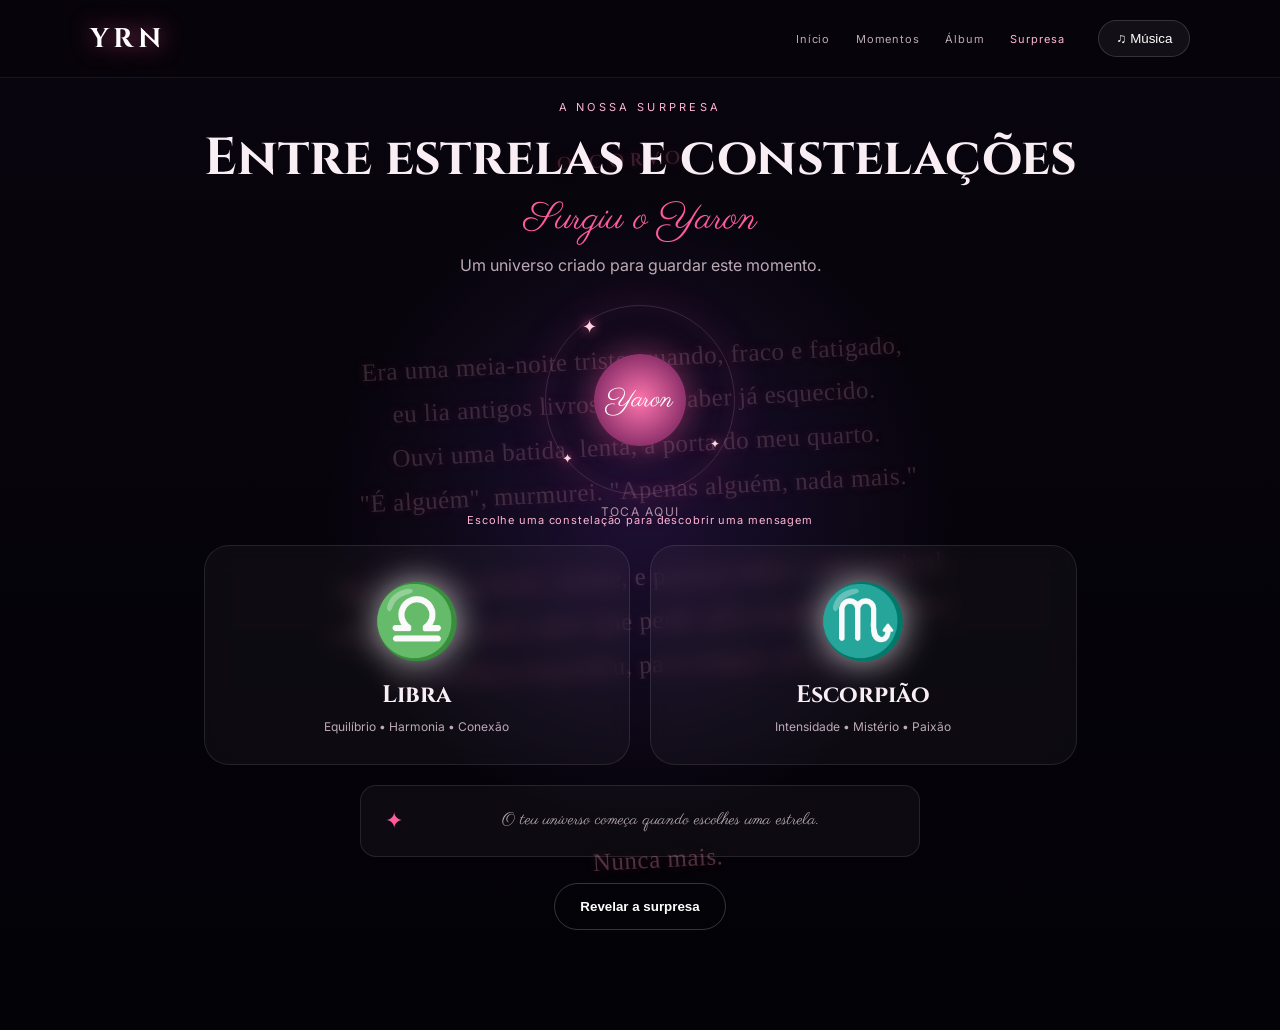
<file: cosmos.html>
<!DOCTYPE html>
<html lang="pt">
<head>
  <meta charset="UTF-8">
  <meta name="viewport" content="width=device-width, initial-scale=1.0">
  <title>Surpresa — YRN</title>
  <link rel="preconnect" href="https://fonts.googleapis.com">
  <link rel="preconnect" href="https://fonts.gstatic.com" crossorigin>
  <link href="https://fonts.googleapis.com/css2?family=Cinzel:wght@500;600;700&family=Inter:wght@400;500;600&family=Parisienne&display=swap" rel="stylesheet">
  <link rel="stylesheet" href="style.css">
</head>
<body class="cosmos-page">
  <div class="stars"></div><div class="hearts"></div>
  <header class="topbar">
    <div class="logo">YRN</div>
    <nav class="site-nav" aria-label="Navegação principal">
      <a href="index.html">Início</a><a href="momentos.html">Momentos</a><a href="album.html">Álbum</a><a href="cosmos.html" aria-current="page">Surpresa</a>
    </nav>
    <button id="musicBtn" class="music-btn">♫ <span>Música</span></button>
  </header>
  <main>
    <section class="cosmos standalone-cosmos" id="cosmos">
      <div class="cosmos-bg"></div>
      <div class="raven-poem" aria-hidden="true"><span>O CORVO</span>Era uma meia-noite triste, quando, fraco e fatigado,<br>eu lia antigos livros de um saber já esquecido.<br>Ouvi uma batida, lenta, à porta do meu quarto.<br>"É alguém", murmurei. "Apenas alguém, nada mais."<br><br>Mas o corvo entrou, solene, e pousou sobre o meu umbral.<br>Perguntei-lhe pelo amor que perdi, pela esperança distante.<br>E a sombra respondeu, para sempre, no silêncio:<br><strong>Nunca mais.</strong></div>
      <div class="cosmos-content"><p class="eyebrow">A NOSSA SURPRESA</p><h1 class="cosmos-title">Entre estrelas e constelações</h1><p class="cosmos-subtitle">Surgiu o Yaron</p><p>Um universo criado para guardar este momento.</p>
        <a class="cosmos-orbit" href="criar.html" aria-label="Tocar no núcleo Yaron e criar uma surpresa"><span class="orbit-star star-one">✦</span><span class="orbit-star star-two">✦</span><span class="orbit-star star-three">✦</span><span class="orbit-name">Yaron</span><span class="touch-pulse">toca aqui</span></a>
        <p class="reveal-hint">Escolhe uma constelação para descobrir uma mensagem</p>
        <div class="constellations"><button class="constellation-card" type="button" data-message="No equilíbrio dos teus dias, existe uma beleza que faz tudo parecer no lugar certo."><div class="constellation-art libra">♎</div><h3>Libra</h3><span>Equilíbrio • Harmonia • Conexão</span></button><button class="constellation-card" type="button" data-message="Na intensidade do teu coração existe uma força rara: a de tornar cada momento inesquecível."><div class="constellation-art scorpio">♏</div><h3>Escorpião</h3><span>Intensidade • Mistério • Paixão</span></button></div>
        <div class="constellation-message" id="constellationMessage" aria-live="polite"><span>✦</span><p>O teu universo começa quando escolhes uma estrela.</p></div>
        <button id="birthdayBtn" class="secondary-btn">Revelar a surpresa</button>
      </div>
    </section>
  </main>
  <div id="birthdayModal" class="modal"><div class="modal-card birthday-card"><button class="close" data-close>×</button><div class="heart">♥</div><p class="eyebrow">HOJE É O SEU DIA</p><h2>Feliz aniversário para o Yaron!</h2><p>Que o seu novo ciclo seja cheio de luz, amor, sonhos realizados e momentos que valham a pena guardar.</p><div class="big-date">03.10.2026</div><button id="whatsappBtn" class="whatsapp-btn" type="button">Enviar pelo WhatsApp</button><button class="primary-btn" data-close>Continuar a celebrar</button></div></div>
  <audio id="music" src="musica/musica.mp3" loop preload="none"></audio>
  <script src="app.js"></script>
</body>
</html>
</file>
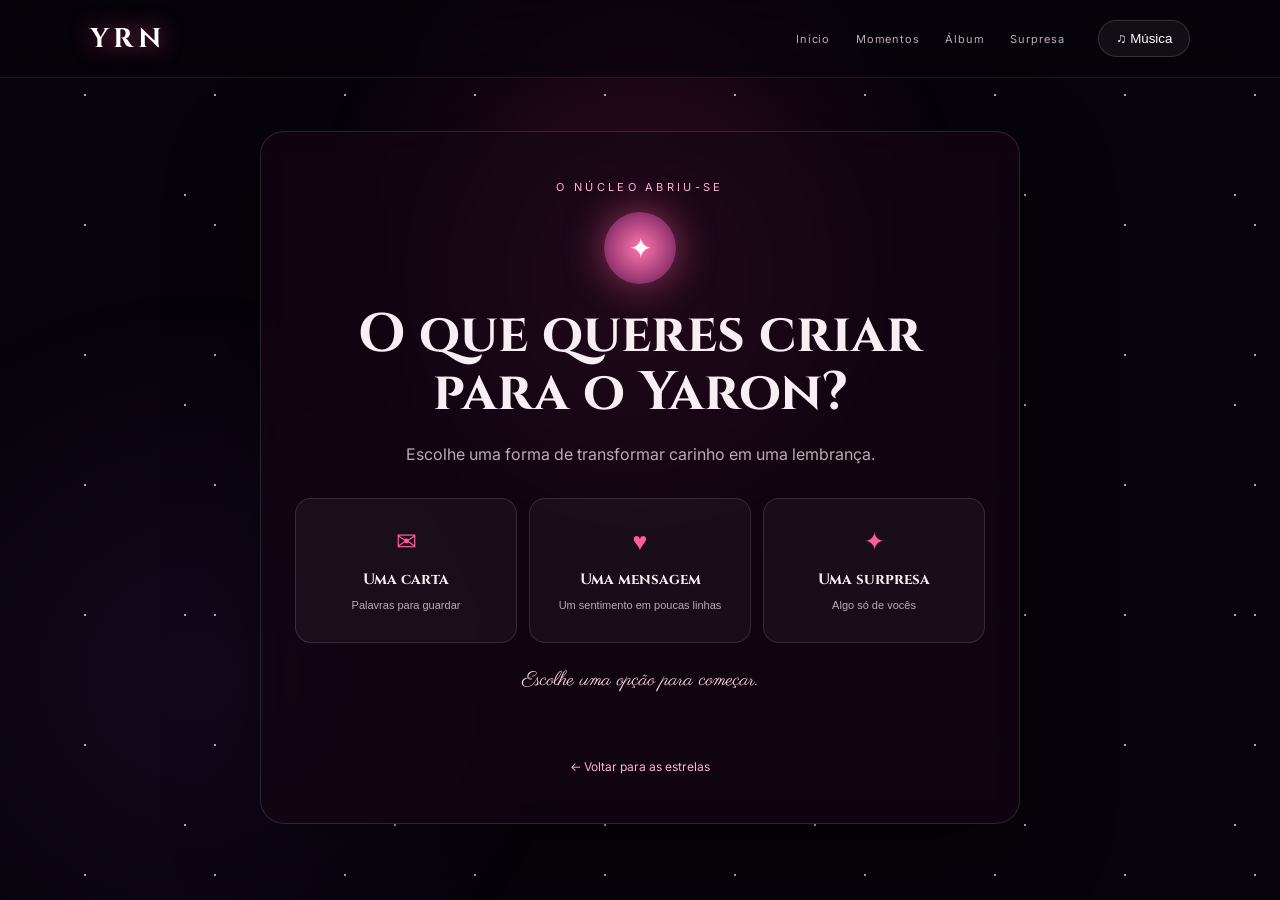
<file: criar.html>
<!DOCTYPE html>
<html lang="pt">
<head>
  <meta charset="UTF-8">
  <meta name="viewport" content="width=device-width, initial-scale=1.0">
  <title>Criar — YRN</title>
  <link rel="preconnect" href="https://fonts.googleapis.com">
  <link rel="preconnect" href="https://fonts.gstatic.com" crossorigin>
  <link href="https://fonts.googleapis.com/css2?family=Cinzel:wght@500;600;700&family=Inter:wght@400;500;600&family=Parisienne&display=swap" rel="stylesheet">
  <link rel="stylesheet" href="style.css">
</head>
<body class="create-page">
  <div class="stars"></div><div class="hearts"></div>
  <header class="topbar">
    <div class="logo">YRN</div>
    <nav class="site-nav" aria-label="Navegação principal">
      <a href="index.html">Início</a><a href="momentos.html">Momentos</a><a href="album.html">Álbum</a><a href="cosmos.html">Surpresa</a>
    </nav>
    <button id="musicBtn" class="music-btn">♫ <span>Música</span></button>
  </header>
  <main class="create-main">
    <section class="create-panel" aria-labelledby="create-title">
      <p class="eyebrow">O NÚCLEO ABRIU-SE</p>
      <div class="create-orb" aria-hidden="true">✦</div>
      <h1 id="create-title">O que queres criar para o Yaron?</h1>
      <p class="create-intro">Escolhe uma forma de transformar carinho em uma lembrança.</p>
      <div class="creation-options">
        <button class="creation-option" type="button" data-kind="letter"><span>✉</span><strong>Uma carta</strong><small>Palavras para guardar</small></button>
        <button class="creation-option" type="button" data-kind="message"><span>♥</span><strong>Uma mensagem</strong><small>Um sentimento em poucas linhas</small></button>
        <button class="creation-option" type="button" data-kind="memory"><span>✦</span><strong>Uma surpresa</strong><small>Algo só de vocês</small></button>
      </div>
      <div class="creation-result" id="creationResult" aria-live="polite"><p>Escolhe uma opção para começar.</p></div>
      <div class="creation-followup" id="creationFollowup" hidden><p class="followup-title" id="followupTitle"></p><div class="followup-options" id="followupOptions"></div></div>
      <a class="back-link" href="cosmos.html">← Voltar para as estrelas</a>
    </section>
  </main>
  <audio id="music" src="musica/musica.mp3" loop preload="none"></audio>
  <script src="app.js"></script>
  <script>
    const followups = {
      letter: { title: 'Como queres preparar a carta?', options: [['✉', 'Enviar uma carta aleatória', 'Uma mensagem escolhida para surpreender.'], ['✎', 'Escrever uma carta', 'Coloca as tuas próprias palavras.']] },
      message: { title: 'Como queres enviar a mensagem?', options: [['✎', 'Escrever uma mensagem', 'Diz exatamente o que sentes.'], ['♥', 'Enviar uma mensagem aleatória', 'Deixa o coração escolher por ti.']] },
      memory: { title: 'Que lembrança querem compartilhar juntos?', options: [['▣', 'Uma foto', 'Guarda um instante especial.'], ['▶', 'Um vídeo', 'Revive uma memória em movimento.']] }
    };
    const followup = document.querySelector('#creationFollowup');
    const followupTitle = document.querySelector('#followupTitle');
    const followupOptions = document.querySelector('#followupOptions');
    const result = document.querySelector('#creationResult p');
    const whatsappNumber = '258860184449';
    const randomLetters = [
      'Yaron, hoje celebro a pessoa incrível que és. Que este novo ciclo traga luz, sonhos realizados e muitos motivos para sorrir. Feliz aniversário! Com carinho, sempre.',
      'Meu querido Yaron, entre tantos caminhos, a vida ficou mais bonita por ter cruzado contigo. Que nunca te falte amor, coragem e felicidade. Feliz aniversário!',
      'Yaron, esta carta leva um abraço, um desejo bonito e a certeza de que mereces tudo o que há de melhor. Que o teu dia seja tão especial quanto tu és.',
      'Feliz aniversário, Yaron! Que cada estrela te lembre dos teus sonhos e que cada novo dia te aproxime da vida que desejas. Estou feliz por celebrar-te.'
    ];
    const randomMessages = [
      'Feliz aniversário, Yaron! Que o teu novo ciclo seja cheio de luz, amor e momentos inesquecíveis.',
      'Yaron, és uma pessoa muito especial. Que hoje recebas todo o carinho que mereces!',
      'Que a felicidade te encontre em cada detalhe. Feliz aniversário, Yaron!'
    ];

    function sendToWhatsApp(choice) {
      let message;
      if(choice === 'Enviar uma carta aleatória') {
        message = randomLetters[Math.floor(Math.random() * randomLetters.length)];
      } else if(choice === 'Enviar uma mensagem aleatória') {
        message = randomMessages[Math.floor(Math.random() * randomMessages.length)];
      } else if(choice === 'Escrever uma carta') {
        message = 'Olá, Yaron! Quero escrever uma carta especial para ti. Podemos começar por aqui?';
      } else if(choice === 'Escrever uma mensagem') {
        message = 'Olá, Yaron! Quero escrever uma mensagem de carinho para ti.';
      } else if(choice === 'Uma foto') {
        message = 'Olá, Yaron! Quero compartilhar uma foto de uma lembrança especial nossa.';
      } else {
        message = 'Olá, Yaron! Quero compartilhar um vídeo de uma lembrança especial nossa.';
      }
      window.location.href = `https://wa.me/${whatsappNumber}?text=${encodeURIComponent(message)}`;
    }

    document.querySelectorAll('[data-kind]').forEach(option => {
      option.addEventListener('click', () => {
        document.querySelectorAll('[data-kind]').forEach(item => item.classList.remove('chosen'));
        option.classList.add('chosen');
        const selected = followups[option.dataset.kind];
        followupTitle.textContent = selected.title;
        followupOptions.innerHTML = selected.options.map(([icon, title, description]) => `<button class="followup-option" type="button"><span>${icon}</span><strong>${title}</strong><small>${description}</small></button>`).join('');
        followup.hidden = false;
        result.textContent = 'Agora escolhe como queres continuar.';
        followupOptions.querySelectorAll('button').forEach(choice => choice.addEventListener('click', () => {
          followupOptions.querySelectorAll('button').forEach(item => item.classList.remove('chosen'));
          choice.classList.add('chosen');
          const choiceTitle = choice.querySelector('strong').textContent;
          result.textContent = `${choiceTitle} selecionado. A abrir o WhatsApp...`;
          sendToWhatsApp(choiceTitle);
        }));
      });
    });
  </script>
</body>
</html>
</file>
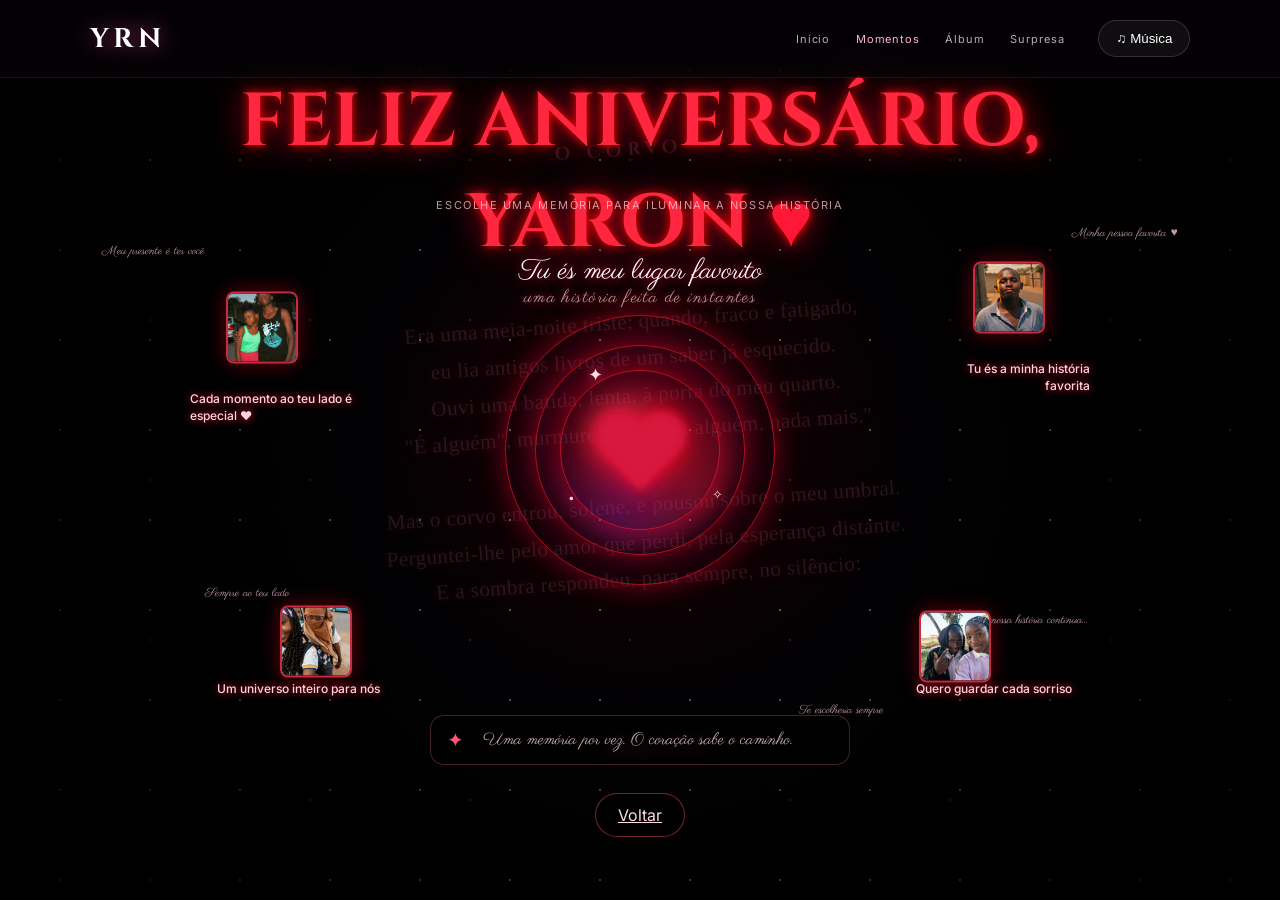
<file: momentos.html>
<!DOCTYPE html>
<html lang="pt">
<head>
  <meta charset="UTF-8">
  <meta name="viewport" content="width=device-width, initial-scale=1.0">
  <title>Momentos — YRN</title>
  <link rel="preconnect" href="https://fonts.googleapis.com">
  <link rel="preconnect" href="https://fonts.gstatic.com" crossorigin>
  <link href="https://fonts.googleapis.com/css2?family=Cinzel:wght@500;600;700&family=Inter:wght@400;500;600&family=Parisienne&display=swap" rel="stylesheet">
  <link rel="stylesheet" href="style.css">
</head>
<body class="moments-page">
  <div class="stars"></div>
  <header class="topbar">
    <div class="logo">YRN</div>
    <nav class="site-nav" aria-label="Navegação principal">
      <a href="index.html">Início</a><a href="momentos.html" aria-current="page">Momentos</a><a href="album.html">Álbum</a><a href="cosmos.html">Surpresa</a>
    </nav>
    <button id="musicBtn" class="music-btn">♫ <span>Música</span></button>
  </header>
  <main>
    <section class="moments active" id="moments">
      <div class="moments-stage">
        <div class="moments-vignette"></div>
        <div class="raven-poem moments-poem" aria-hidden="true"><span>O CORVO</span>Era uma meia-noite triste, quando, fraco e fatigado,<br>eu lia antigos livros de um saber já esquecido.<br>Ouvi uma batida, lenta, à porta do meu quarto.<br>"É alguém", murmurei. "Apenas alguém, nada mais."<br><br>Mas o corvo entrou, solene, e pousou sobre o meu umbral.<br>Perguntei-lhe pelo amor que perdi, pela esperança distante.<br>E a sombra respondeu, para sempre, no silêncio:<br><strong>Nunca mais.</strong></div>
        <div class="moment-title">FELIZ ANIVERSÁRIO, YARON <span>♥</span><small>uma história feita de instantes</small></div>
        <div class="moment-heart cosmic-heart" aria-label="Formação cósmica do coração"><span class="cosmic-cloud cloud-a"></span><span class="cosmic-cloud cloud-b"></span><span class="cosmic-star cosmic-star-a">✦</span><span class="cosmic-star cosmic-star-b">✧</span><span class="cosmic-star cosmic-star-c">·</span><div class="heart-core">♥</div><div class="heart-ring ring-a"></div><div class="heart-ring ring-b"></div><div class="heart-ring ring-c"></div></div>
        <p class="moments-instruction">Escolhe uma memória para iluminar a nossa história</p>
        <div class="orbit orbit-1" data-note="Cada momento ao teu lado é especial. É assim que a nossa história ganha luz."><div class="moment-photo"><img src="fotos/Ftt/1.jpeg" alt="Memória 1"></div><p>Cada momento ao teu lado é especial ♥</p></div>
        <div class="orbit orbit-2" data-note="Tu és a minha história favorita, daquelas que eu escolheria viver outra vez."><div class="moment-photo"><img src="fotos/Ftt/2.jpeg" alt="Memória 2"></div><p>Tu és a minha história favorita</p></div>
        <div class="orbit orbit-3" data-note="Há um universo inteiro guardado nos nossos pequenos momentos."><div class="moment-photo"><img src="fotos/Ftt/3.jpeg" alt="Memória 3"></div><p>Um universo inteiro para nós</p></div>
        <div class="orbit orbit-4" data-note="Quero guardar cada sorriso teu como quem guarda uma estrela."><div class="moment-photo"><img src="fotos/Ftt/4.jpeg" alt="Memória 4"></div><p>Quero guardar cada sorriso</p></div>
        <div class="moment-note" id="momentNote" aria-live="polite"><span>✦</span><p>Uma memória por vez. O coração sabe o caminho.</p></div>
        <div class="floating-message m1">Meu presente é ter você</div><div class="floating-message m2">Minha pessoa favorita ♥</div><div class="floating-message m3">Sempre ao teu lado</div><div class="floating-message m4">A nossa história continua...</div><div class="floating-message m5">Tu és meu lugar favorito</div><div class="floating-message m6">Te escolheria sempre</div>
        <a href="index.html" class="moments-close">Voltar</a>
      </div>
    </section>
  </main>
  <div class="hearts"></div>
  <audio id="music" src="musica/musica.mp3" loop preload="none"></audio>
  <script src="app.js"></script>
</body>
</html>
</file>
<file: style.css>
*{box-sizing:border-box;margin:0;padding:0}
img{max-width:100%}
:root{--bg:#07030a;--pink:#ff5c9d;--soft:#ffb4d2;--gold:#e8c98d;--text:#f9eef4;--muted:#bcaab5}
html{scroll-behavior:smooth;overflow-x:clip}
body{background:var(--bg);color:var(--text);font-family:Inter,Arial,sans-serif;overflow-x:hidden;min-width:320px}
body:before{content:"";position:fixed;inset:0;pointer-events:none;background:radial-gradient(circle at 50% 25%,rgba(153,36,102,.22),transparent 35%),radial-gradient(circle at 15% 75%,rgba(94,42,140,.15),transparent 30%);z-index:-3}
.stars{position:fixed;inset:0;z-index:-2;opacity:.65;background-image:radial-gradient(#fff 1px,transparent 1px),radial-gradient(#fff 1px,transparent 1px);background-size:130px 130px,210px 210px;background-position:20px 30px,80px 90px}
.hearts{position:fixed;inset:0;pointer-events:none;z-index:5;overflow:hidden}
.heart-particle{position:absolute;bottom:-30px;font-size:14px;opacity:0;animation:floatHeart linear forwards}
@keyframes floatHeart{0%{transform:translateY(0) scale(.6) rotate(0);opacity:0}15%{opacity:.55}100%{transform:translateY(-110vh) scale(1.2) rotate(30deg);opacity:0}}
.topbar{position:fixed;top:0;left:0;right:0;height:78px;padding:0 7%;display:flex;align-items:center;justify-content:space-between;border-bottom:1px solid rgba(255,255,255,.08);background:rgba(7,3,10,.48);backdrop-filter:blur(18px);z-index:20}
.logo{font:700 27px Cinzel,serif;letter-spacing:.18em;color:#fff;text-shadow:0 0 22px rgba(255,92,157,.7)}
.site-nav{display:flex;align-items:center;gap:clamp(10px,2vw,26px);margin-left:auto;margin-right:clamp(12px,3vw,34px)}
.site-nav a{color:var(--muted);font-size:11px;letter-spacing:.08em;text-decoration:none;transition:color .25s ease}
.site-nav a:hover,.site-nav a[aria-current="page"]{color:var(--soft)}
.music-btn{border:1px solid rgba(255,255,255,.15);background:rgba(255,255,255,.05);color:#fff;border-radius:30px;padding:10px 17px;cursor:pointer}
.hero{min-height:100svh;display:grid;place-items:center;text-align:center;padding:130px 20px 80px;position:relative;overflow:hidden}
.hero-glow{position:absolute;width:min(520px,80vw);height:min(520px,80vw);border-radius:50%;background:rgba(255,50,130,.13);filter:blur(80px);animation:pulse 5s ease-in-out infinite}
@keyframes pulse{50%{transform:scale(1.12);opacity:.75}}
.hero-content{position:relative;max-width:850px}
.eyebrow{font-size:11px;letter-spacing:.3em;color:var(--soft);margin-bottom:18px}
h1,h2,h3{font-family:Cinzel,serif}
h1{font-size:clamp(44px,8vw,88px);line-height:1.02}
h1 span{font-family:Parisienne,cursive;color:var(--pink);font-weight:400}
.intro{max-width:550px;margin:24px auto;color:var(--muted);line-height:1.8}
.countdown{display:flex;justify-content:center;gap:12px;margin:35px auto 20px;flex-wrap:wrap}
.countdown div{width:105px;padding:17px 10px;border:1px solid rgba(255,255,255,.1);background:rgba(255,255,255,.045);border-radius:18px;box-shadow:inset 0 1px rgba(255,255,255,.06)}
.countdown strong{display:block;font:600 30px Cinzel,serif}.countdown small{font-size:9px;color:var(--muted);letter-spacing:.16em}
.date{font-size:11px;letter-spacing:.32em;color:var(--gold);margin:18px 0 28px}
.primary-btn,.secondary-btn{border:0;cursor:pointer;border-radius:999px;padding:15px 25px;font-weight:600;transition:.3s}
.primary-btn{background:linear-gradient(110deg,#ff4f95,#c54de5);color:white;box-shadow:0 12px 35px rgba(255,55,140,.2)}
.primary-btn:hover,.secondary-btn:hover{transform:translateY(-3px)}
.primary-btn span{margin-left:15px}
.love-section{padding:110px 7%;max-width:1200px;margin:auto}
.section-heading{text-align:center;margin-bottom:45px}.section-heading h2{font-size:clamp(30px,5vw,52px);margin-bottom:14px}.section-heading>p:last-child{color:var(--muted)}
.gallery{display:grid;grid-template-columns:repeat(4,1fr);gap:15px;align-items:stretch}
.photo-card{height:280px;border-radius:22px;overflow:hidden;background:rgba(255,255,255,.04);border:1px solid rgba(255,255,255,.08)}
.photo-card.tall{height:350px}.photo-card.wide{grid-column:span 2}
.photo-card img{width:100%;height:100%;object-fit:cover;display:block;transition:.6s}.photo-card:hover img{transform:scale(1.06)}
.message-card{max-width:760px;margin:55px auto 0;padding:45px;border:1px solid rgba(255,255,255,.09);border-radius:28px;background:rgba(255,255,255,.04);text-align:center;position:relative}
.quote{font:70px Georgia;color:var(--pink);line-height:.5}.message-card p{font:20px/1.8 Parisienne,cursive;color:#f6d9e5}.signature{display:block;margin-top:20px;color:var(--gold);letter-spacing:.25em}
.cosmos{min-height:100svh;position:relative;display:grid;place-items:center;text-align:center;padding:100px 7%;overflow:hidden}
.cosmos-bg{position:absolute;inset:0;background:radial-gradient(circle at 50% 50%,rgba(103,55,178,.24),transparent 38%),linear-gradient(180deg,#09050e,#030207)}
.raven-poem{position:absolute;inset:0;display:grid;place-items:center;padding:8vh 8vw;color:rgba(255,220,232,.16);font:clamp(14px,2vw,25px)/1.75 Georgia,serif;letter-spacing:.02em;text-align:center;pointer-events:none;user-select:none;transform:rotate(-3deg);text-shadow:0 0 12px rgba(255,80,130,.18)}
.raven-poem span{display:block;margin-bottom:12px;color:rgba(255,125,165,.2);font:600 clamp(12px,1.5vw,18px) Cinzel,serif;letter-spacing:.3em}
.raven-poem strong{color:rgba(255,170,195,.28);font-weight:400}
.moments-poem{z-index:1;color:rgba(255,210,225,.11);font-size:clamp(12px,1.7vw,21px);transform:rotate(-4deg)}
.cosmos-content{position:relative;max-width:900px}.cosmos h2{font-size:clamp(32px,6vw,60px);margin-bottom:15px}.cosmos-content>p:not(.eyebrow){color:var(--muted)}
.cosmos-title{font-size:clamp(30px,5vw,52px);margin-bottom:8px}
.cosmos-subtitle{color:var(--pink)!important;font:400 clamp(24px,4vw,38px) Parisienne,cursive;margin-bottom:10px}
.cosmos-orbit{width:190px;height:190px;margin:30px auto 18px;border:1px solid rgba(255,180,210,.18);border-radius:50%;position:relative;display:grid;place-items:center;text-decoration:none;box-shadow:0 0 45px rgba(255,76,155,.11),inset 0 0 35px rgba(255,76,155,.08);animation:cosmosSpin 18s linear infinite;transition:filter .25s,transform .25s}
.cosmos-orbit:hover,.cosmos-orbit:focus-visible{filter:brightness(1.2);outline:0}.cosmos-orbit:focus-visible{box-shadow:0 0 0 3px rgba(255,180,210,.45),0 0 45px rgba(255,76,155,.35),inset 0 0 35px rgba(255,76,155,.08)}
@keyframes cosmosSpin{to{transform:rotate(360deg)}}
.orbit-name{width:92px;height:92px;border-radius:50%;display:grid;place-items:center;background:radial-gradient(circle,#ff75ad,#8f326d 70%,#1a0818);box-shadow:0 0 35px rgba(255,92,157,.48);font:400 26px Parisienne,cursive;color:#fff;animation:cosmosSpinReverse 18s linear infinite,corePulse 1.8s ease-in-out infinite}
@keyframes corePulse{0%,100%{transform:scale(1);box-shadow:0 0 30px rgba(255,92,157,.42)}50%{transform:scale(1.08);box-shadow:0 0 52px rgba(255,132,190,.8)}}
.touch-pulse{position:absolute;bottom:-25px;color:rgba(255,210,225,.65);font:12px Inter,sans-serif;letter-spacing:.12em;text-transform:uppercase;animation:touchHint 1.8s ease-in-out infinite}.cosmos-orbit:active .orbit-name{transform:scale(.92);filter:brightness(1.35)}
@keyframes touchHint{50%{opacity:.35;transform:translateY(4px)}}
@keyframes cosmosSpinReverse{to{transform:rotate(-360deg)}}
.orbit-star{position:absolute;color:#ffd5e4;text-shadow:0 0 12px #ff5c9d;font-size:18px}.star-one{top:10px;left:36px}.star-two{right:14px;bottom:43px;font-size:12px}.star-three{left:16px;bottom:28px;font-size:13px}
.reveal-hint{font-size:11px!important;letter-spacing:.08em;margin:10px 0 18px;color:var(--soft)!important}
.constellations{display:grid;grid-template-columns:1fr 1fr;gap:20px;margin:0 0 20px}
.constellation-card{width:100%;padding:30px 20px;border:1px solid rgba(255,255,255,.1);border-radius:25px;background:rgba(255,255,255,.035);backdrop-filter:blur(10px);color:var(--text);cursor:pointer;transition:.35s; font:inherit}
.constellation-card:hover,.constellation-card.selected{border-color:rgba(255,118,170,.7);background:rgba(255,78,145,.1);transform:translateY(-5px);box-shadow:0 12px 35px rgba(255,40,125,.14)}
.constellation-art{font-size:72px;margin-bottom:15px;text-shadow:0 0 35px rgba(255,255,255,.7)}.libra{color:#e7d9ff}.scorpio{color:#ff93bb}
.constellation-card h3{font-size:24px}.constellation-card span{font-size:12px;color:var(--muted);display:block;margin-top:8px}
.constellation-message{min-height:72px;display:grid;grid-template-columns:30px 1fr;align-items:center;gap:10px;max-width:560px;margin:0 auto 26px;padding:14px 18px;border:1px solid rgba(255,255,255,.1);border-radius:16px;background:rgba(255,255,255,.035);color:var(--muted);font:17px/1.5 Parisienne,cursive;transition:.4s}
.constellation-message span{color:var(--pink);font:22px Georgia}.constellation-message.revealed{border-color:rgba(255,180,210,.35);background:rgba(255,90,157,.08);color:#ffe5ee}
.secondary-btn{background:transparent;border:1px solid rgba(255,255,255,.2);color:white}
.modal{position:fixed;inset:0;background:rgba(0,0,0,.75);backdrop-filter:blur(12px);display:none;place-items:center;padding:20px;z-index:50}.modal.show{display:grid}
.modal-card{width:min(520px,100%);padding:45px 30px;border:1px solid rgba(255,255,255,.13);border-radius:30px;background:linear-gradient(145deg,rgba(35,12,29,.96),rgba(12,6,16,.97));text-align:center;box-shadow:0 30px 100px rgba(0,0,0,.55);position:relative}
.close{position:absolute;right:18px;top:14px;border:0;background:none;color:white;font-size:30px;cursor:pointer}.heart{font-size:55px;color:var(--pink);text-shadow:0 0 30px var(--pink);margin-bottom:12px}.birthday-card h2{font-size:42px;margin-bottom:15px}.birthday-card>p:not(.eyebrow){color:var(--muted);line-height:1.8}.big-date{margin:25px 0;color:var(--gold);letter-spacing:.3em}
.birthday-card .primary-btn,.whatsapp-btn{display:block;width:100%;margin-top:12px}.whatsapp-btn{border:0;border-radius:999px;padding:15px 25px;background:#25d366;color:#062d16;font-weight:700;cursor:pointer;transition:.3s}.whatsapp-btn:hover{background:#42e17c;transform:translateY(-3px)}
@media(max-width:800px){.gallery{grid-template-columns:1fr 1fr}.photo-card.wide{grid-column:span 2}.constellations{grid-template-columns:1fr}.topbar{padding:0 5%}}
@media(max-width:520px){.topbar{height:68px}.music-btn span{display:none}.hero{padding-top:105px}.countdown div{width:78px}.countdown strong{font-size:24px}.gallery{grid-template-columns:1fr}.photo-card,.photo-card.tall{height:300px}.photo-card.wide{grid-column:auto}.message-card{padding:32px 22px}.birthday-card h2{font-size:34px}}

/* ===== ALBUM DE FOTOS ===== */
.photo-album{padding:105px 7% 120px;background:linear-gradient(180deg,#050207,#10050d)}
.album-heading{max-width:760px;margin:0 auto 42px;text-align:center}
.album-heading h2{font-size:clamp(32px,5vw,58px);margin-bottom:14px}
.album-heading>p:last-child{color:var(--muted);line-height:1.7}
.album-heading strong{color:var(--soft);font-weight:500}
.album-smart-label{display:inline-flex;align-items:center;gap:9px;margin-top:22px;padding:9px 13px;border:1px solid rgba(255,180,210,.22);border-radius:999px;background:rgba(255,92,157,.07);color:var(--soft);font-size:10px;font-weight:600;letter-spacing:.14em}
.album-smart-label>span:first-child{color:var(--pink);font-size:13px}
.album-smart-detail{padding-left:9px;border-left:1px solid rgba(255,180,210,.24);color:var(--muted);font-size:9px;font-weight:400}
.memory-globe-stage{position:relative;width:min(1200px,100%);height:min(70svh,680px);min-height:460px;margin:0 auto 50px;overflow:hidden;touch-action:pan-y;background:radial-gradient(ellipse at 50% 52%,rgba(113,25,67,.18),transparent 54%)}
.memory-globe-stage canvas{display:block;width:100%;height:100%;cursor:grab;outline:none}
.memory-globe-stage canvas:active{cursor:grabbing}
.globe-photo-count{position:absolute;left:20px;bottom:25px;color:var(--muted);font-size:10px;letter-spacing:.2em;pointer-events:none}
.globe-motion-toggle{position:absolute;right:18px;bottom:18px;z-index:2;width:42px;height:42px;border:1px solid rgba(255,220,230,.3);border-radius:50%;background:rgba(17,7,15,.76);color:var(--soft);font-size:16px;cursor:pointer;backdrop-filter:blur(8px)}
.globe-motion-toggle:hover,.globe-motion-toggle:focus-visible{border-color:var(--pink);outline:none;box-shadow:0 0 20px rgba(255,92,157,.2)}
.album-grid-title{margin:0 auto 22px;text-align:center;font-size:clamp(24px,3vw,34px);font-weight:500;color:var(--soft)}
.album-grid{max-width:1100px;margin:auto;display:grid;grid-template-columns:repeat(4,minmax(0,1fr));grid-auto-rows:clamp(88px,8vw,112px);grid-auto-flow:dense;gap:14px}
.album-photo{grid-row:span 2;min-width:0;overflow:hidden;border:1px solid rgba(255,255,255,.12);border-radius:12px;background:#180711;box-shadow:0 15px 35px rgba(0,0,0,.24);transition:border-color .35s,box-shadow .35s}
.album-photo[data-shape="landscape"]{grid-column:span 2;grid-row:span 3}
.album-photo[data-shape="portrait"]{grid-row:span 3}
.album-photo[data-shape="square"]{grid-row:span 2}
.album-photo:hover{border-color:rgba(255,180,210,.55);box-shadow:0 18px 42px rgba(255,55,140,.12)}
.album-photo img{width:100%;height:100%;display:block;object-fit:cover;transition:transform .5s ease}
.album-photo:nth-child(3) img{object-position:left center}
.album-photo:hover img{transform:scale(1.06)}
@media(max-width:800px){.album-grid{grid-template-columns:repeat(3,minmax(0,1fr));grid-auto-rows:clamp(88px,12vw,100px)}.album-photo[data-shape="landscape"]{grid-row:span 2}}
@media(max-width:520px){.photo-album{padding:80px 5%}.album-smart-label{gap:7px;font-size:9px}.album-smart-detail{font-size:8px}.memory-globe-stage{height:480px;min-height:420px;margin-bottom:30px}.globe-motion-toggle{right:10px;bottom:10px;width:38px;height:38px}.album-grid{grid-template-columns:repeat(2,minmax(0,1fr));grid-auto-rows:clamp(72px,20vw,90px);gap:10px}.album-photo[data-shape="landscape"]{grid-row:span 2}}
@media(max-width:700px){.home-paths{padding:20px 5% 80px}.path-grid{grid-template-columns:1fr;max-width:420px}.path-card{min-height:190px}.path-icon{margin-bottom:15px}.path-link{margin-top:14px}}

/* ===== MOMENTOS — animação recriada a partir do vídeo ===== */
.hero-actions{display:flex;justify-content:center;gap:12px;flex-wrap:wrap}
.hero-actions a{text-decoration:none;display:inline-block}
.hero-actions .secondary-btn{padding:15px 25px}
.home-paths{padding:35px 7% 110px;position:relative;background:linear-gradient(180deg,rgba(7,3,10,0),rgba(20,5,18,.72))}
.home-paths-heading{text-align:center;max-width:620px;margin:0 auto 32px}.home-paths-heading h2{font-size:clamp(28px,5vw,48px);margin-bottom:10px}.home-paths-heading>p:last-child{color:var(--muted);line-height:1.7}
.path-grid{max-width:1100px;margin:auto;display:grid;grid-template-columns:repeat(3,1fr);gap:16px}.path-card{position:relative;min-height:240px;padding:27px 24px 23px;border:1px solid rgba(255,255,255,.12);border-radius:18px;text-decoration:none;color:var(--text);background:rgba(255,255,255,.045);overflow:hidden;transition:transform .35s,border-color .35s,background .35s}.path-card:before{content:"";position:absolute;width:150px;height:150px;right:-55px;top:-55px;border-radius:50%;background:var(--path-color);opacity:.15;filter:blur(3px)}.path-card:hover{transform:translateY(-7px);border-color:var(--path-color);background:rgba(255,255,255,.08)}.path-card-pink{--path-color:#ff5c9d}.path-card-gold{--path-color:#e8c98d}.path-card-violet{--path-color:#bb8dff}.path-number{position:absolute;top:20px;right:22px;color:var(--path-color);font-size:11px;letter-spacing:.18em}.path-icon{display:block;margin-bottom:24px;color:var(--path-color);font-size:28px;text-shadow:0 0 18px var(--path-color)}.path-card h3{font-size:20px;margin-bottom:10px}.path-card p{max-width:230px;color:var(--muted);font-size:13px;line-height:1.6}.path-link{display:block;margin-top:22px;color:var(--path-color);font-size:11px;letter-spacing:.05em}
.moments{display:none;min-height:100vh;background:#020103;position:relative;overflow:hidden}
.moments.active{display:block}
.moments-stage{min-height:100svh;position:relative;overflow:hidden;background:
radial-gradient(circle at 50% 48%,rgba(255,0,34,.24),transparent 16%),
radial-gradient(circle at 50% 48%,rgba(255,0,34,.10),transparent 35%),
#020103}
.moments-stage:before{content:"";position:absolute;inset:0;background-image:
radial-gradient(rgba(255,255,255,.8) 1px,transparent 1px),
radial-gradient(rgba(255,100,130,.55) 1px,transparent 1px);
background-size:90px 90px,160px 160px;background-position:15px 25px,70px 80px;opacity:.42}
.moments-vignette{position:absolute;inset:0;background:radial-gradient(circle,transparent 28%,rgba(0,0,0,.82) 82%);pointer-events:none;z-index:4}
.moment-title{position:absolute;top:8%;left:50%;width:min(92vw,1100px);transform:translateX(-50%);z-index:8;font:700 clamp(30px,7vw,75px) Cinzel,serif;color:#ff273f;text-align:center;text-wrap:balance;text-shadow:0 0 10px #f00,0 0 35px rgba(255,0,40,.8);animation:titlePulse 2.5s ease-in-out infinite}
.moment-title span{color:#ff1737;display:inline-block;animation:beat 1.2s infinite}.moment-title small{display:block;margin-top:12px;color:rgba(255,220,228,.7);font:400 clamp(13px,2vw,18px) Parisienne,cursive;letter-spacing:.08em;text-shadow:0 0 10px rgba(255,40,60,.8)}
@keyframes titlePulse{50%{text-shadow:0 0 18px #f00,0 0 60px rgba(255,0,40,.9)}} 
@keyframes beat{50%{transform:scale(1.22)}}
.moment-heart{position:absolute;left:50%;top:50%;width:180px;height:180px;transform:translate(-50%,-50%);z-index:5}
.cosmic-heart{filter:drop-shadow(0 0 14px rgba(255,28,66,.3))}.cosmic-heart:before{content:"";position:absolute;inset:-70px;border-radius:50%;background:radial-gradient(circle,rgba(255,31,74,.11),rgba(107,34,178,.07) 38%,transparent 70%);filter:blur(18px);animation:nebulaPulse 4s ease-in-out infinite}.heart-core{position:absolute;inset:25px;display:grid;place-items:center;color:#ff526d;font-size:105px;line-height:1;background:radial-gradient(circle at 50% 45%,rgba(255,255,255,.22),transparent 18%),radial-gradient(circle,rgba(255,52,93,.78),rgba(120,14,67,.72) 55%,rgba(12,2,20,.5) 78%);-webkit-background-clip:text;background-clip:text;-webkit-text-fill-color:transparent;text-shadow:0 0 8px #d7193f,0 0 20px rgba(255,0,30,.65),0 0 45px rgba(255,0,30,.4);animation:heartBeat 1.3s infinite}
@keyframes heartBeat{0%,100%{transform:scale(.95)}50%{transform:scale(1.08)}}
.cosmic-cloud{position:absolute;border-radius:50%;pointer-events:none;filter:blur(10px);opacity:.7}.cloud-a{inset:28px;background:radial-gradient(circle at 35% 35%,rgba(255,172,202,.55),rgba(255,37,77,.28) 35%,transparent 70%);animation:cloudRotate 7s linear infinite}.cloud-b{inset:-3px;background:conic-gradient(from 40deg,transparent,rgba(255,39,71,.35),rgba(135,41,190,.4),transparent 65%);animation:cloudRotate 11s linear infinite reverse}.cosmic-star{position:absolute;z-index:3;color:#ffdce5;text-shadow:0 0 12px #ff4268;font-size:18px;animation:starDrift 3s ease-in-out infinite}.cosmic-star-a{top:4px;left:38px}.cosmic-star-b{right:7px;bottom:38px;font-size:13px;animation-delay:-1s}.cosmic-star-c{left:18px;bottom:25px;font-size:28px;animation-delay:-2s}@keyframes nebulaPulse{50%{transform:scale(1.16);opacity:.75}}@keyframes cloudRotate{to{transform:rotate(360deg)}}@keyframes starDrift{50%{transform:translateY(-7px) scale(1.3);opacity:.55}}
.heart-ring{position:absolute;inset:10px;border:1px solid rgba(255,20,50,.65);border-radius:50%;box-shadow:0 0 25px rgba(255,0,30,.4);animation:ring 4s linear infinite}
.ring-b{inset:-15px;animation-duration:6s;animation-direction:reverse}.ring-c{inset:-45px;animation-duration:8s}
@keyframes ring{to{transform:rotate(360deg) scale(1.12);opacity:.15}}
.orbit{position:absolute;left:50%;top:50%;width:min(900px,82vw);height:min(500px,55vh);transform:translate(-50%,-50%);z-index:6;animation:orbitFloat 10s ease-in-out infinite}
.orbit-2{animation-delay:-2.5s}.orbit-3{animation-delay:-5s}.orbit-4{animation-delay:-7.5s}
.moments-instruction{position:absolute;top:22%;left:50%;transform:translateX(-50%);z-index:10;color:rgba(255,210,220,.72);font-size:11px;letter-spacing:.14em;text-align:center;text-transform:uppercase}
.moment-photo{position:absolute;width:72px;height:72px;border:2px solid rgba(255,60,90,.75);border-radius:8px;overflow:hidden;background:#180006;box-shadow:0 0 20px rgba(255,0,30,.4);cursor:pointer;transition:.35s}
.orbit.selected .moment-photo{border-color:#fff;box-shadow:0 0 12px #fff,0 0 35px #ff2449;transform:scale(1.18)}
.moment-photo img{width:100%;height:100%;object-fit:cover}
.orbit p{position:absolute;color:#ffd5dd;font:500 12px Inter,sans-serif;text-shadow:0 0 8px #ff1737;max-width:170px;line-height:1.4}
.orbit-1 .moment-photo{left:4%;top:18%}.orbit-1 p{left:0;top:38%}
.orbit-2 .moment-photo{right:5%;top:12%}.orbit-2 p{right:0;top:32%;text-align:right}
.orbit-3 .moment-photo{left:10%;bottom:4%}.orbit-3 p{left:3%;bottom:0}
.orbit-4 .moment-photo{right:11%;bottom:3%}.orbit-4 p{right:2%;bottom:0;text-align:right}
@keyframes orbitFloat{0%,100%{transform:translate(-50%,-50%) scale(1)}50%{transform:translate(-50%,-52%) scale(1.025)}}
.floating-message{position:absolute;color:rgba(255,205,215,.75);font:12px/1.4 Parisienne,cursive;z-index:6;white-space:nowrap;animation:floatText 7s ease-in-out infinite}
.m1{left:8%;top:27%}.m2{right:8%;top:25%;animation-delay:-1s}.m3{left:16%;top:65%;animation-delay:-2s}.m4{right:15%;top:68%;animation-delay:-3s}.m5{left:0;width:100%;top:28%;z-index:9;font-size:clamp(18px,2.5vw,28px);color:#fff;text-shadow:0 0 12px #ff1737;text-align:center;animation-delay:-4s}.m6{right:31%;top:78%;animation-delay:-5s}
@keyframes floatText{50%{transform:translateY(-12px);opacity:.95}}
.moments-close{position:absolute;left:50%;bottom:7%;transform:translateX(-50%);z-index:12;border:1px solid rgba(255,80,110,.45);background:rgba(0,0,0,.5);color:#ffdce3;padding:11px 22px;border-radius:999px;cursor:pointer;backdrop-filter:blur(10px)}
.moment-note{position:absolute;left:50%;bottom:15%;transform:translateX(-50%);z-index:11;width:min(420px,78vw);display:grid;grid-template-columns:28px 1fr;gap:8px;align-items:center;padding:12px 16px;border:1px solid rgba(255,120,145,.28);border-radius:14px;background:rgba(0,0,0,.42);backdrop-filter:blur(8px);color:rgba(255,220,228,.8);font:17px/1.35 Parisienne,cursive;text-align:left;transition:.35s}.moment-note span{color:#ff5575;font:20px Georgia}.moment-note.revealed{border-color:rgba(255,210,220,.6);background:rgba(110,5,25,.45);color:#fff}
@media(max-width:650px){
 .moment-title{top:9%;font-size:clamp(24px,8vw,40px);line-height:1.15}.moment-heart{width:140px;height:140px}.heart-core{font-size:80px}
 .moments-instruction{top:23%;width:86vw;font-size:9px;letter-spacing:.08em}.moment-note{bottom:15%;font-size:15px}
 .moment-photo{width:55px;height:55px}.orbit{width:96vw;height:62svh}
 .orbit p,.floating-message{font-size:10px;max-width:105px}
 .m1{left:3%;top:30%}.m2{right:3%;top:29%}.m3{left:4%;top:67%}.m4{right:4%;top:70%}.m5{left:0;width:100%;top:18%;font-size:18px}.m6{right:25%;top:80%}
}

.home-page .moments,.home-page .photo-album,.home-page .cosmos{display:none!important}

@media(max-width:650px){
 .topbar{padding:0 5%;gap:10px}.site-nav{gap:8px;margin-right:0}.site-nav a{font-size:9px;letter-spacing:0}
}

.create-main{min-height:100svh;display:grid;place-items:center;padding:125px 7% 70px;background:radial-gradient(circle at 50% 35%,rgba(255,63,139,.13),transparent 32%)}
.create-panel{width:min(760px,100%);padding:48px 34px;text-align:center;border:1px solid rgba(255,255,255,.12);border-radius:24px;background:rgba(20,7,19,.68);backdrop-filter:blur(14px);box-shadow:0 25px 90px rgba(0,0,0,.35)}
.create-orb{width:72px;height:72px;margin:0 auto 22px;display:grid;place-items:center;border-radius:50%;color:#fff;font-size:28px;background:radial-gradient(circle,#ff75ad,#8f326d 70%,#1a0818);box-shadow:0 0 38px rgba(255,92,157,.55);animation:corePulse 1.8s ease-in-out infinite}
.create-panel h1{font-size:clamp(30px,5vw,54px);line-height:1.08}.create-intro{margin:18px auto 30px;color:var(--muted);line-height:1.7}
.creation-options{display:grid;grid-template-columns:repeat(3,1fr);gap:12px}.creation-option{min-height:145px;padding:22px 14px;border:1px solid rgba(255,255,255,.12);border-radius:16px;background:rgba(255,255,255,.04);color:var(--text);cursor:pointer;transition:.3s}.creation-option:hover,.creation-option.chosen{transform:translateY(-5px);border-color:var(--pink);background:rgba(255,92,157,.1);box-shadow:0 12px 30px rgba(255,45,135,.14)}.creation-option span{display:block;margin-bottom:13px;color:var(--pink);font-size:25px}.creation-option strong,.creation-option small{display:block}.creation-option strong{font-family:Cinzel,serif;font-size:15px}.creation-option small{margin-top:8px;color:var(--muted);font-size:11px;line-height:1.4}.creation-result{min-height:64px;margin:24px auto;color:#ffdce8;font:20px/1.4 Parisienne,cursive}.back-link{color:var(--soft);font-size:12px;text-decoration:none}.back-link:hover{text-decoration:underline}
.creation-followup{margin:8px auto 20px;padding:20px;border:1px solid rgba(255,255,255,.1);border-radius:16px;background:rgba(255,255,255,.035);animation:followupIn .35s ease both}.creation-followup[hidden]{display:none}@keyframes followupIn{from{opacity:0;transform:translateY(8px)}to{opacity:1;transform:translateY(0)}}.followup-title{margin-bottom:14px;color:var(--soft);font:20px Parisienne,cursive}.followup-options{display:grid;grid-template-columns:repeat(2,1fr);gap:10px}.followup-option{padding:16px 12px;border:1px solid rgba(255,255,255,.1);border-radius:12px;background:rgba(255,255,255,.035);color:var(--text);cursor:pointer;transition:.25s}.followup-option:hover,.followup-option.chosen{border-color:var(--pink);background:rgba(255,92,157,.1)}.followup-option span,.followup-option strong,.followup-option small{display:block}.followup-option span{margin-bottom:8px;color:var(--pink);font-size:22px}.followup-option strong{font-family:Cinzel,serif;font-size:13px}.followup-option small{margin-top:6px;color:var(--muted);font-size:10px;line-height:1.4}
@media(max-width:600px){.create-main{padding-inline:16px}.create-panel{padding:34px 18px}.creation-options,.followup-options{grid-template-columns:1fr}.creation-option{min-height:auto;padding:16px}.creation-option span{display:inline-block;margin:0 8px 0 0}}

/* ===== TELA DE ACESSO POR IMPRESSÃO DIGITAL ===== */
body.locked{overflow:hidden}
.fingerprint-gate{position:fixed;inset:0;z-index:1000;display:grid;place-items:center;background:
radial-gradient(circle at 50% 45%,rgba(255,31,74,.14),transparent 25%),#020104;transition:opacity .8s,visibility .8s}
.fingerprint-gate.hidden{opacity:0;visibility:hidden;pointer-events:none}
.fingerprint-panel{text-align:center;width:min(440px,90vw);padding:35px 24px;position:relative}
.security-label{font:600 10px Inter,sans-serif;letter-spacing:.28em;color:#ff91a6;margin-bottom:35px}
.fingerprint-icon{width:190px;height:190px;margin:0 auto 28px;border-radius:50%;display:grid;place-items:center;position:relative;cursor:pointer;
border:1px solid rgba(255,46,78,.22);background:radial-gradient(circle,rgba(255,25,55,.08),transparent 68%);
box-shadow:0 0 35px rgba(255,0,45,.08),inset 0 0 35px rgba(255,0,45,.06)}
.fingerprint-icon svg{width:130px;height:130px;fill:none;stroke:#ff4965;stroke-width:2.1;stroke-linecap:round;filter:drop-shadow(0 0 7px rgba(255,40,70,.9));animation:fingerprintGlow 2.2s infinite}
.fingerprint-icon:before,.fingerprint-icon:after{content:"";position:absolute;border:1px solid rgba(255,55,85,.28);border-radius:50%;animation:scanCircle 2.8s ease-out infinite}
.fingerprint-icon:before{inset:-12px}.fingerprint-icon:after{inset:-28px;animation-delay:.8s}
.scan-line{position:absolute;left:18px;right:18px;top:25%;height:2px;background:#ff3b5c;box-shadow:0 0 12px #ff2449,0 0 30px #ff2449;animation:scanLine 2.1s ease-in-out infinite;opacity:.85}
.fingerprint-panel h1{font:600 28px Cinzel,serif;margin-bottom:12px}
.fingerprint-panel p{color:#a998a1;font-size:13px;line-height:1.7;margin-bottom:25px}
#fingerprintBtn{border:1px solid rgba(255,75,100,.38);background:rgba(255,35,70,.07);color:#ffdce2;border-radius:999px;padding:13px 22px;letter-spacing:.14em;font-size:10px;cursor:pointer;transition:.25s}
#fingerprintBtn:hover{background:rgba(255,35,70,.14);transform:translateY(-2px)}
.secure-dots{display:flex;justify-content:center;gap:7px;margin-top:28px}.secure-dots span{width:5px;height:5px;border-radius:50%;background:#ff4d69;box-shadow:0 0 8px #ff3152;opacity:.4;animation:dot 1.6s infinite}.secure-dots span:nth-child(2){animation-delay:.2s}.secure-dots span:nth-child(3){animation-delay:.4s}.secure-dots span:nth-child(4){animation-delay:.6s}
@keyframes fingerprintGlow{50%{stroke:#ff9bab;filter:drop-shadow(0 0 14px #ff2449);transform:scale(1.03)}}
@keyframes scanLine{0%,100%{top:24%}50%{top:75%}}
@keyframes scanCircle{0%{transform:scale(.75);opacity:.7}100%{transform:scale(1.2);opacity:0}}
@keyframes dot{50%{opacity:1;transform:scale(1.4)}}
.fingerprint-icon.scanning svg{animation:fingerprintGlow .55s infinite}
.fingerprint-icon.scanning .scan-line{animation-duration:.5s}
@media(max-width:500px){
 .fingerprint-icon{width:165px;height:165px}.fingerprint-icon svg{width:112px;height:112px}.fingerprint-panel h1{font-size:24px}
 .fingerprint-panel{padding-inline:16px}.security-label{letter-spacing:.2em}
 .hero{padding-inline:16px}.hero-content{width:100%}.eyebrow{letter-spacing:.2em}
 .intro{font-size:14px}.date{letter-spacing:.2em}.hero-actions{width:100%}
 .hero-actions button{width:100%;max-width:300px}.countdown{gap:8px}.countdown div{width:calc(25% - 6px);min-width:66px;padding-inline:5px}
 .countdown strong{font-size:20px}.countdown small{font-size:8px}
 .modal{padding:12px}.modal-card{padding:38px 20px 24px}.birthday-card h2{font-size:clamp(28px,8vw,34px)}
}
</file>
